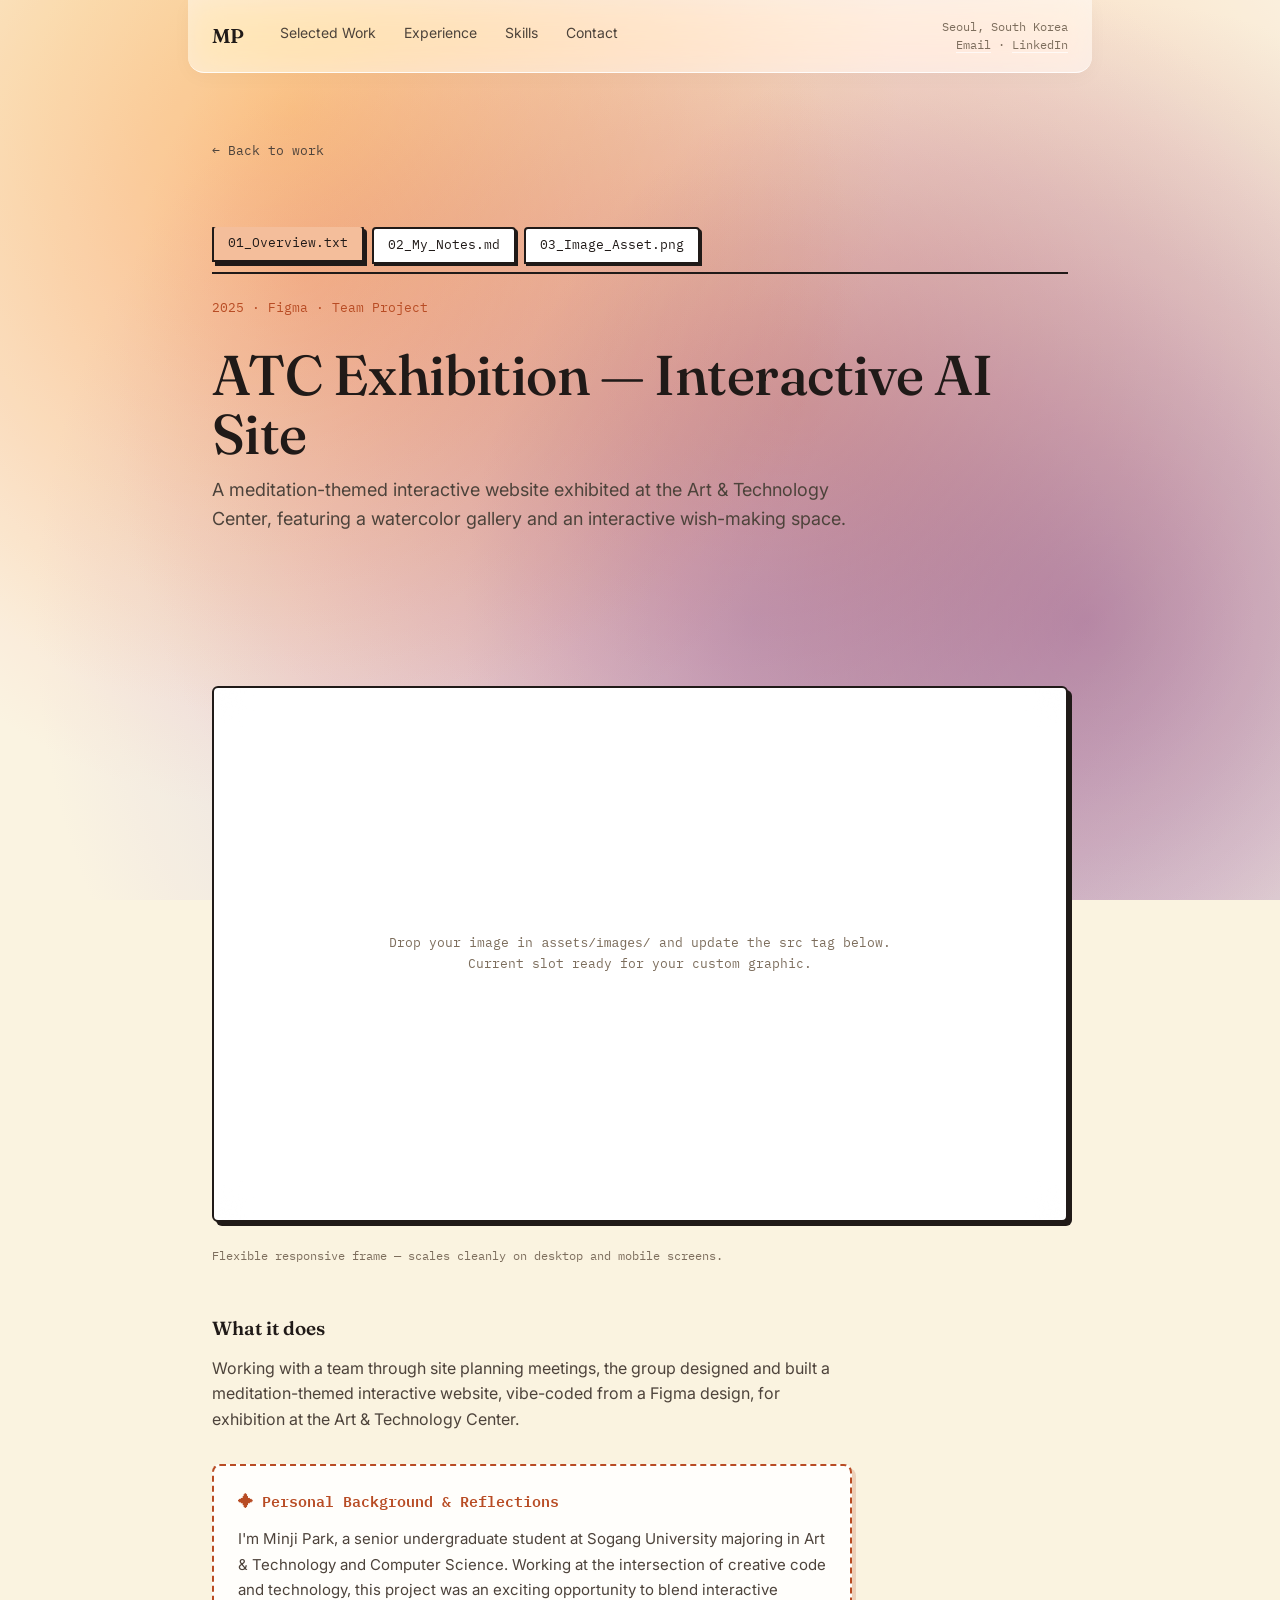
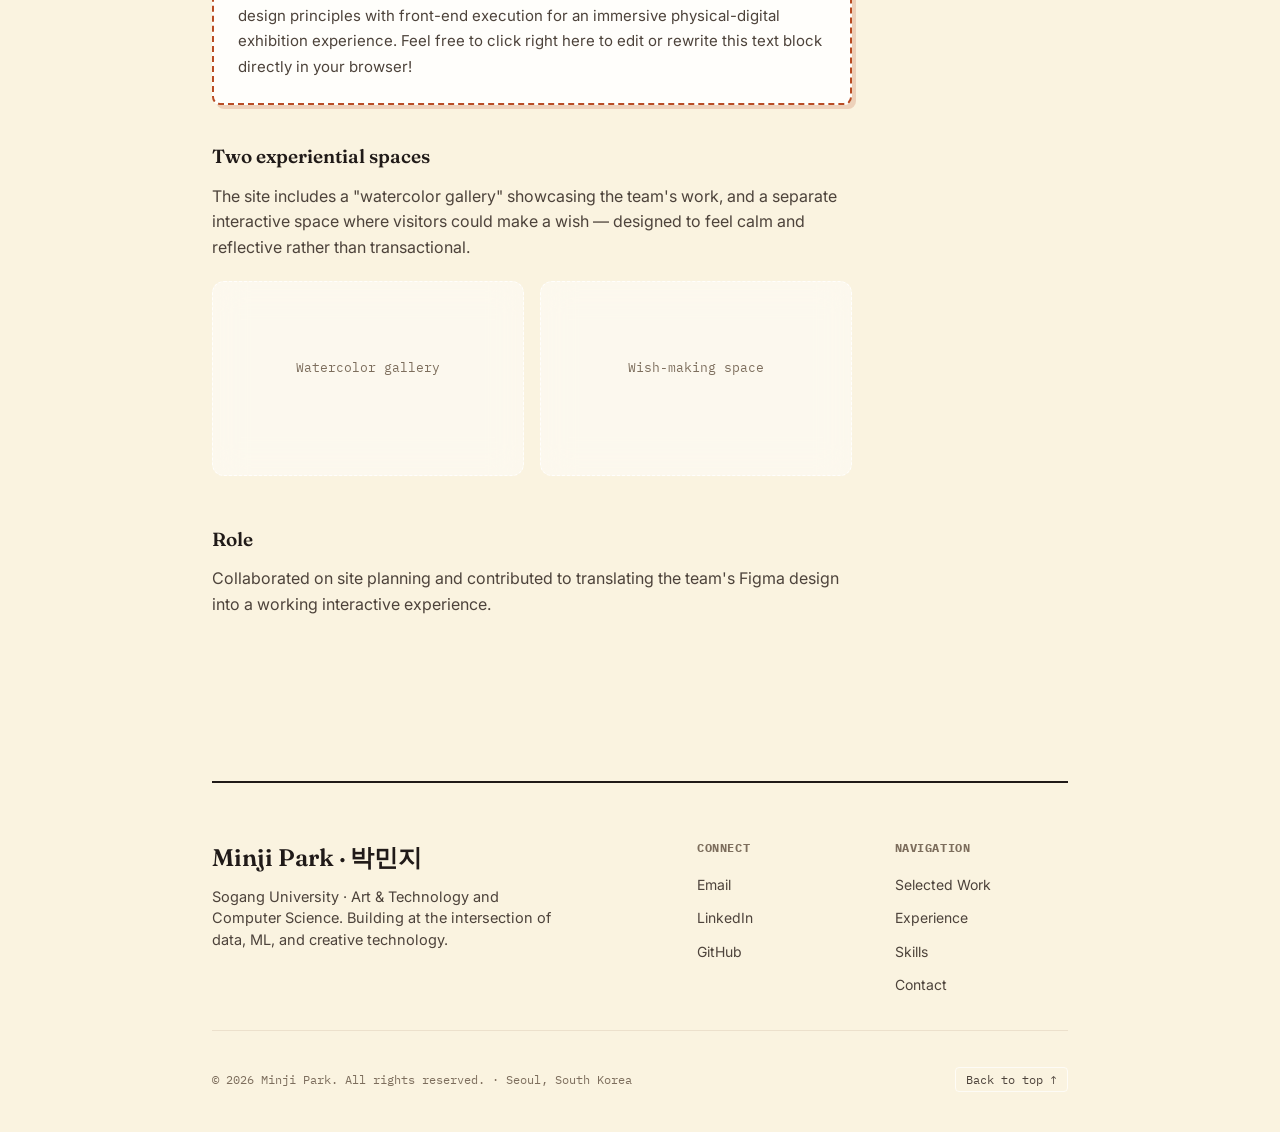
<file: projects/atc-exhibition.html>
<!DOCTYPE html>
<html lang="ko">

<head>
  <meta charset="UTF-8">
  <meta name="viewport" content="width=device-width, initial-scale=1.0">
  <title>ATC Exhibition — Minji Park</title>
  <link rel="preconnect" href="https://fonts.googleapis.com">
  <link
    href="https://fonts.googleapis.com/css2?family=Fraunces:ital,opsz,wght@0,9..144,400;0,9..144,500;0,9..144,600;1,9..144,400&family=Inter:wght@400;500;600&family=IBM+Plex+Mono:wght@400;500&display=swap"
    rel="stylesheet">
  <link rel="stylesheet" href="../styles.css?v=2">
  <style>
    /* --- Retro & Flexible Custom Additions --- */
    .retro-tab-bar {
      display: flex;
      gap: 8px;
      margin: 24px 0;
      border-bottom: 2px solid var(--ink);
      padding-bottom: 8px;
      overflow-x: auto;
    }

    .retro-tab {
      font-family: 'IBM Plex Mono', monospace;
      font-size: 13px;
      background: #fff;
      border: 2px solid var(--ink);
      padding: 6px 14px;
      border-radius: 4px 4px 0 0;
      cursor: pointer;
      text-decoration: none;
      color: var(--ink);
      box-shadow: 2px 2px 0px var(--ink);
      transition: all 0.1s ease;
      white-space: nowrap;
    }

    .retro-tab:hover,
    .retro-tab.active {
      background: var(--orange-soft);
      transform: translateY(-2px);
      box-shadow: 3px 4px 0px var(--ink);
    }

    .custom-writing-box {
      background: rgba(255, 255, 255, 0.85);
      border: 2px dashed var(--orange-deep);
      border-radius: 8px;
      padding: 24px;
      margin: 32px 0;
      box-shadow: 4px 4px 0px rgba(184, 76, 36, 0.2);
    }

    .custom-writing-box h3 {
      font-family: 'IBM Plex Mono', monospace;
      font-size: 15px;
      color: var(--orange-deep);
      margin-top: 0;
    }

    .custom-writing-content {
      font-family: 'Inter', sans-serif;
      font-size: 15px;
      line-height: 1.7;
      color: var(--ink-soft);
      outline: none;
    }

    .custom-writing-content[contenteditable="true"]:empty:before {
      content: attr(data-placeholder);
      color: var(--taupe);
      pointer-events: none;
      display: block;
    }

    .flexible-image-container {
      width: 100%;
      margin: 24px 0;
      border: 2px solid var(--ink);
      background: #fff;
      box-shadow: 4px 4px 0px var(--ink);
      border-radius: 6px;
      overflow: hidden;
    }

    .flexible-image-container img {
      width: 100%;
      height: auto;
      display: block;
    }

    /* Retro Footer Polish */
    .site-footer {
      border-top: 2px solid var(--ink);
      background: rgba(250, 243, 224, 0.95);
    }
  </style>
</head>

<body>
  <canvas id="gradient-mesh-canvas"></canvas>

  <div class="scroll-progress" id="scrollProgress"></div>

  <div class="wrap">
    <header class="rail">
      <div class="rail-left">
        <a class="mark" href="../index.html">MP</a>
        <nav>
          <a href="../index.html#work">Selected Work</a>
          <a href="../index.html#experience">Experience</a>
          <a href="../index.html#skills">Skills</a>
          <a href="../index.html#contact">Contact</a>
        </nav>
      </div>
      <div class="rail-foot">
        Seoul, South Korea<br>
        <a href="mailto:minjip0810@gmail.com">Email</a> · <a href="https://linkedin.com/in/minjipark-profile"
          target="_blank" rel="noopener">LinkedIn</a>
      </div>
    </header>

    <main>
      <a class="back-link" href="../index.html#work">&larr; Back to work</a>

      <!-- Retro Tab Bar on Top of Content -->
      <div class="retro-tab-bar">
        <a href="#overview" class="retro-tab active">01_Overview.txt</a>
        <a href="#my-notes" class="retro-tab">02_My_Notes.md</a>
        <a href="#media" class="retro-tab">03_Image_Asset.png</a>
      </div>

      <section class="detail-hero" id="overview">
        <p class="detail-meta">2025 · Figma · Team Project</p>
        <h1>ATC Exhibition — Interactive AI Site</h1>
        <p class="lede">A meditation-themed interactive website exhibited at the Art &amp; Technology Center, featuring
          a watercolor gallery and an interactive wish-making space.</p>
      </section>

      <!-- Flexible Image Space for Your Image -->
      <div id="media" class="flexible-image-container">
        <div class="image-slot" style="border:none; margin:0;">
          <p class="placeholder-text">Drop your image in <code>assets/images/</code> and update the src tag
            below.<br>Current slot ready for your custom graphic.</p>
        </div>
        <!-- Uncomment and update path when you add your image: -->
        <!-- <img src="../assets/images/your-custom-image.jpg" alt="Minji's Custom Exhibition View"> -->
      </div>
      <p class="image-caption">Flexible responsive frame — scales cleanly on desktop and mobile screens.</p>

      <div class="detail-body">
        <h3>What it does</h3>
        <p>Working with a team through site planning meetings, the group designed and built a meditation-themed
          interactive website, vibe-coded from a Figma design, for exhibition at the Art &amp; Technology Center.</p>

        <!-- Custom Background & Writing Space pre-filled with editable text -->
        <div class="custom-writing-box" id="my-notes">
          <h3>✦ Personal Background &amp; Reflections</h3>
          <div class="custom-writing-content" contenteditable="true" data-placeholder="Type your notes here...">I'm
            Minji Park, a senior undergraduate student at Sogang University majoring in Art &amp; Technology and
            Computer Science. Working at the intersection of creative code and technology, this project was an exciting
            opportunity to blend interactive design principles with front-end execution for an immersive
            physical-digital exhibition experience. Feel free to click right here to edit or rewrite this text block
            directly in your browser!</div>
        </div>

        <h3>Two experiential spaces</h3>
        <p>The site includes a "watercolor gallery" showcasing the team's work, and a separate interactive space where
          visitors could make a wish — designed to feel calm and reflective rather than transactional.</p>

        <div class="image-row">
          <div class="image-slot">
            <p class="placeholder-text">Watercolor gallery</p>
          </div>
          <div class="image-slot">
            <p class="placeholder-text">Wish-making space</p>
          </div>
        </div>

        <h3>Role</h3>
        <p>Collaborated on site planning and contributed to translating the team's Figma design into a working
          interactive experience.</p>
      </div>
    </main>

    <footer class="site-footer">
      <div class="footer-inner">
        <div class="footer-top">
          <div class="footer-brand">
            <a href="../index.html" class="footer-mark">Minji Park · 박민지</a>
            <p>Sogang University · Art &amp; Technology and Computer Science. Building at the intersection of data, ML,
              and creative technology.</p>
          </div>
          <div class="footer-links-grid">
            <div class="footer-col">
              <h4>Connect</h4>
              <ul>
                <li><a href="mailto:minjip0810@gmail.com">Email</a></li>
                <li><a href="https://linkedin.com/in/minjipark-profile" target="_blank" rel="noopener">LinkedIn</a></li>
                <li><a href="https://github.com/mjipark" target="_blank" rel="noopener">GitHub</a></li>
              </ul>
            </div>
            <div class="footer-col">
              <h4>Navigation</h4>
              <ul>
                <li><a href="../index.html#work">Selected Work</a></li>
                <li><a href="../index.html#experience">Experience</a></li>
                <li><a href="../index.html#skills">Skills</a></li>
                <li><a href="../index.html#contact">Contact</a></li>
              </ul>
            </div>
          </div>
        </div>
        <div class="footer-bottom">
          <div>© 2026 Minji Park. All rights reserved. · Seoul, South Korea</div>
          <button class="back-to-top" onclick="window.scrollTo({top: 0, behavior: 'smooth'})">Back to top ↑</button>
        </div>
      </div>
    </footer>
  </div>

  <script src="../script.js?v=2"></script>
  <script src="../gradient-mesh.js?v=2"></script>
</body>

</html>
</file>
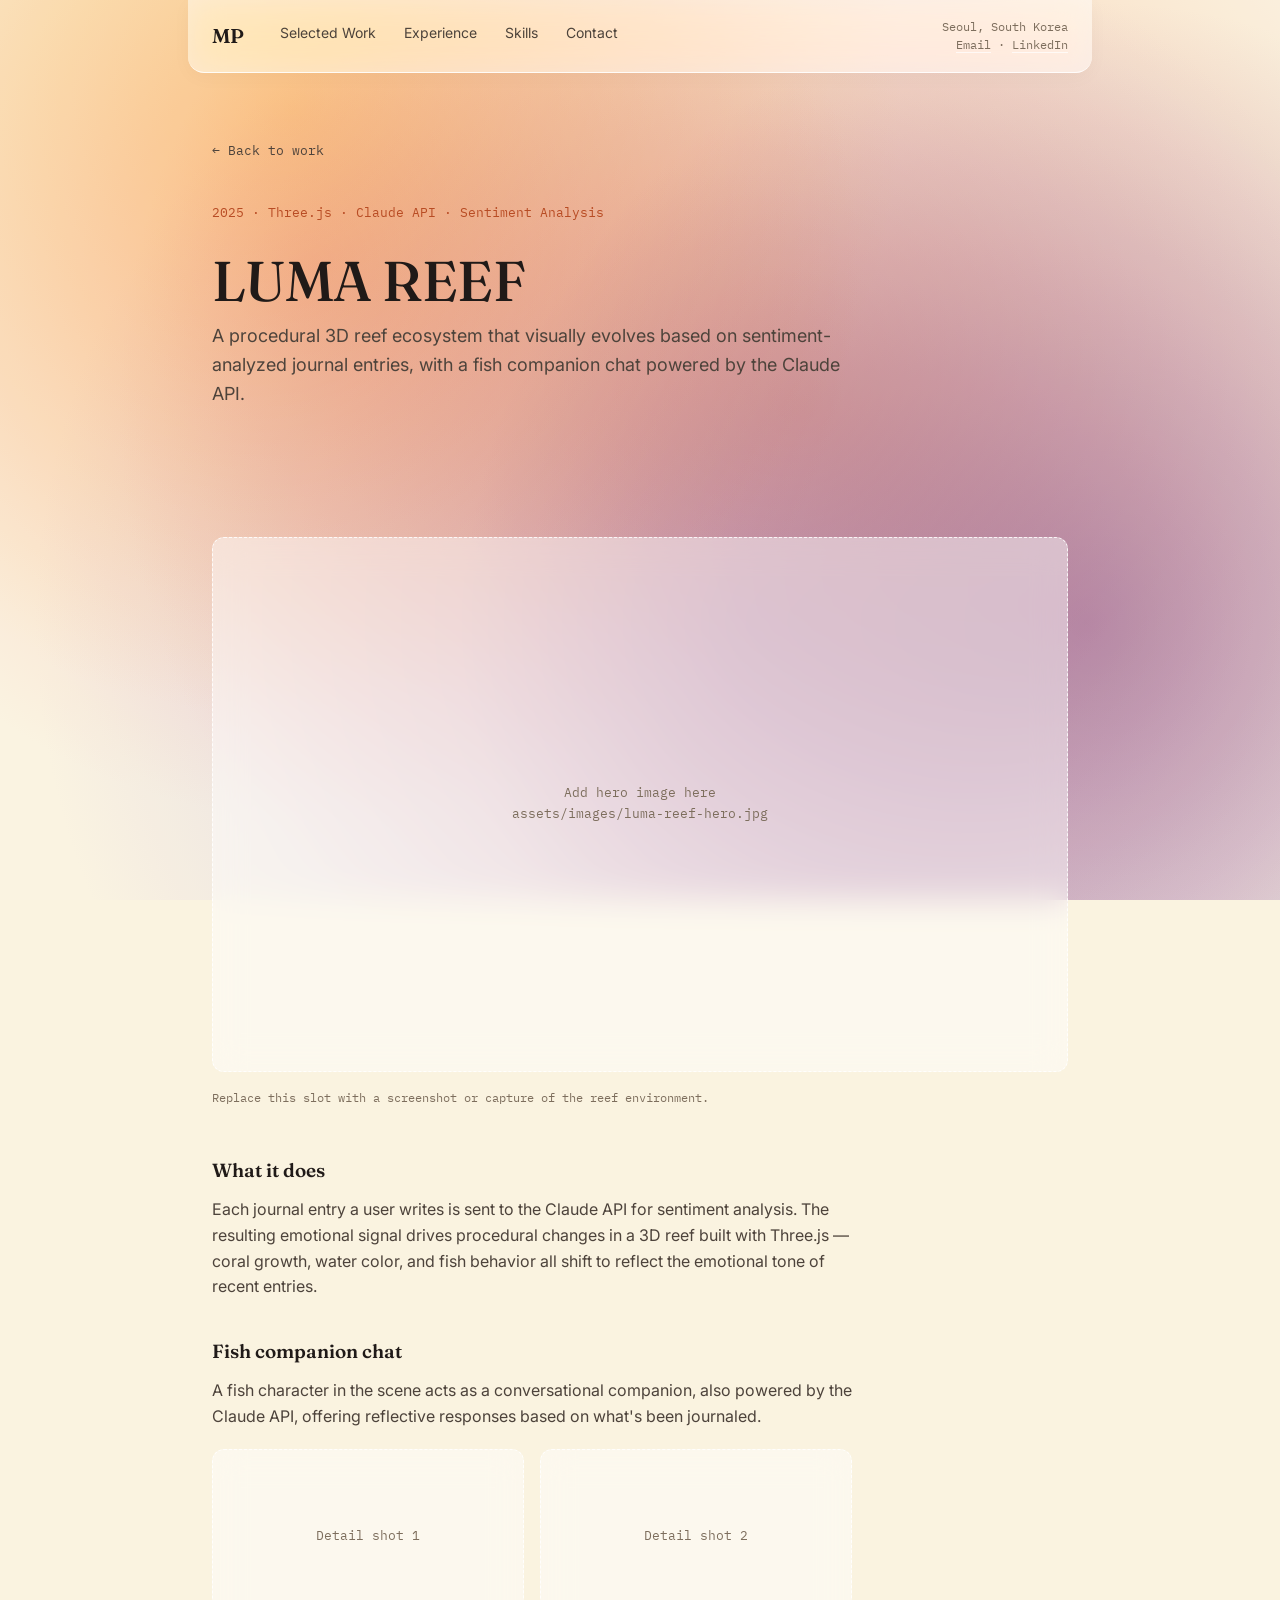
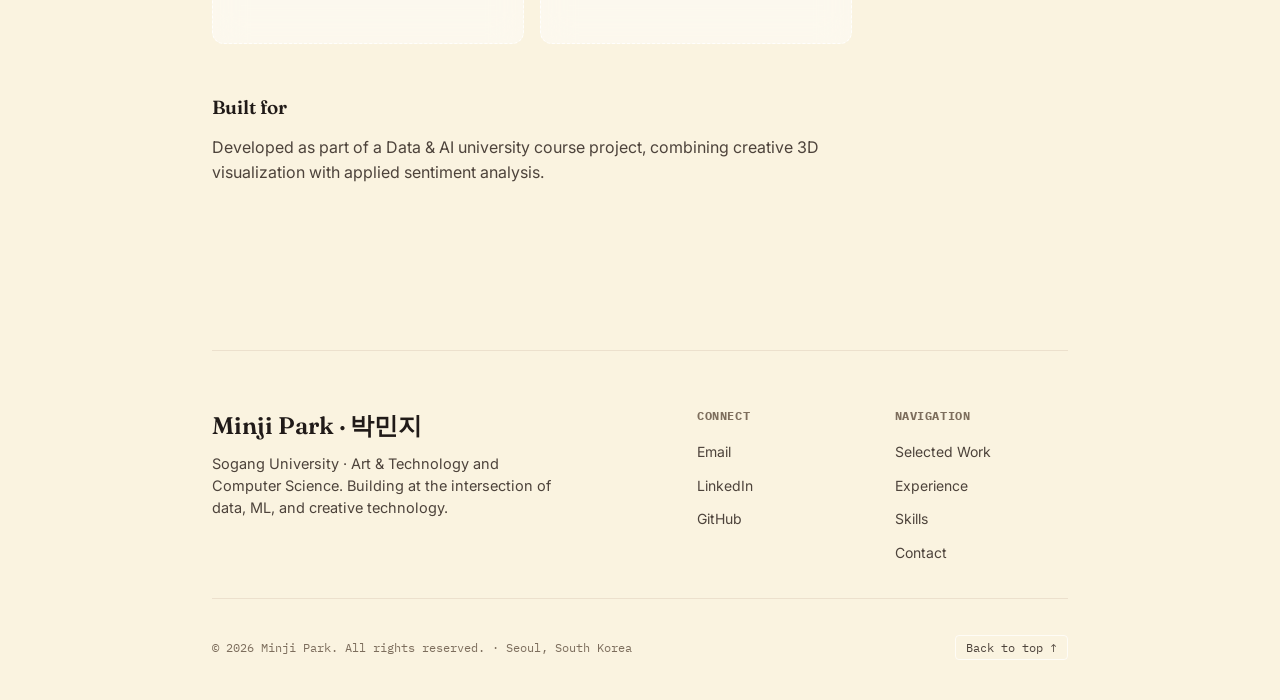
<file: projects/luma-reef.html>
<!DOCTYPE html>
<html lang="ko">
<head>
<meta charset="UTF-8">
<meta name="viewport" content="width=device-width, initial-scale=1.0">
<title>LUMA REEF — Minji Park</title>
<link rel="preconnect" href="https://fonts.googleapis.com">
<link href="https://fonts.googleapis.com/css2?family=Fraunces:ital,opsz,wght@0,9..144,400;0,9..144,500;0,9..144,600;1,9..144,400&family=Inter:wght@400;500;600&family=IBM+Plex+Mono:wght@400;500&display=swap" rel="stylesheet">
<link rel="stylesheet" href="../styles.css?v=2">
</head>
<body>
<canvas id="gradient-mesh-canvas"></canvas>

<div class="scroll-progress" id="scrollProgress"></div>

<div class="wrap">
  <header class="rail">
    <div class="rail-left">
      <a class="mark" href="../index.html">MP</a>
      <nav>
        <a href="../index.html#work">Selected Work</a>
        <a href="../index.html#experience">Experience</a>
        <a href="../index.html#skills">Skills</a>
        <a href="../index.html#contact">Contact</a>
      </nav>
    </div>
    <div class="rail-foot">
      Seoul, South Korea<br>
      <a href="mailto:minjip0810@gmail.com">Email</a> · <a href="https://linkedin.com/in/minjipark-profile" target="_blank" rel="noopener">LinkedIn</a>
    </div>
  </header>

  <main>
    <a class="back-link" href="../index.html#work">&larr; Back to work</a>

    <section class="detail-hero">
      <p class="detail-meta">2025 · Three.js · Claude API · Sentiment Analysis</p>
      <h1>LUMA REEF</h1>
      <p class="lede">A procedural 3D reef ecosystem that visually evolves based on sentiment-analyzed journal entries, with a fish companion chat powered by the Claude API.</p>
    </section>

    <!-- Main hero image: replace the placeholder div with <img src="../assets/images/luma-reef-hero.jpg" alt="LUMA REEF reef scene"> -->
    <div class="image-slot">
      <p class="placeholder-text">Add hero image here<br>assets/images/luma-reef-hero.jpg</p>
    </div>
    <p class="image-caption">Replace this slot with a screenshot or capture of the reef environment.</p>

    <div class="detail-body">
      <h3>What it does</h3>
      <p>Each journal entry a user writes is sent to the Claude API for sentiment analysis. The resulting emotional signal drives procedural changes in a 3D reef built with Three.js — coral growth, water color, and fish behavior all shift to reflect the emotional tone of recent entries.</p>

      <h3>Fish companion chat</h3>
      <p>A fish character in the scene acts as a conversational companion, also powered by the Claude API, offering reflective responses based on what's been journaled.</p>

      <!-- Optional: two smaller images side by side for detail shots -->
      <div class="image-row">
        <div class="image-slot"><p class="placeholder-text">Detail shot 1</p></div>
        <div class="image-slot"><p class="placeholder-text">Detail shot 2</p></div>
      </div>

      <h3>Built for</h3>
      <p>Developed as part of a Data &amp; AI university course project, combining creative 3D visualization with applied sentiment analysis.</p>
    </div>
  </main>

  <footer class="site-footer">
    <div class="footer-inner">
      <div class="footer-top">
        <div class="footer-brand">
          <a href="../index.html" class="footer-mark">Minji Park · 박민지</a>
          <p>Sogang University · Art &amp; Technology and Computer Science. Building at the intersection of data, ML, and creative technology.</p>
        </div>
        <div class="footer-links-grid">
          <div class="footer-col">
            <h4>Connect</h4>
            <ul>
              <li><a href="mailto:minjip0810@gmail.com">Email</a></li>
              <li><a href="https://linkedin.com/in/minjipark-profile" target="_blank" rel="noopener">LinkedIn</a></li>
              <li><a href="https://github.com/mjipark" target="_blank" rel="noopener">GitHub</a></li>
            </ul>
          </div>
          <div class="footer-col">
            <h4>Navigation</h4>
            <ul>
              <li><a href="../index.html#work">Selected Work</a></li>
              <li><a href="../index.html#experience">Experience</a></li>
              <li><a href="../index.html#skills">Skills</a></li>
              <li><a href="../index.html#contact">Contact</a></li>
            </ul>
          </div>
        </div>
      </div>
      <div class="footer-bottom">
        <div>© 2026 Minji Park. All rights reserved. · Seoul, South Korea</div>
        <button class="back-to-top" onclick="window.scrollTo({top: 0, behavior: 'smooth'})">Back to top ↑</button>
      </div>
    </div>
  </footer>
</div>

<script src="../script.js?v=2"></script>
<script src="../gradient-mesh.js?v=2"></script>
</body>
</html>
</file>
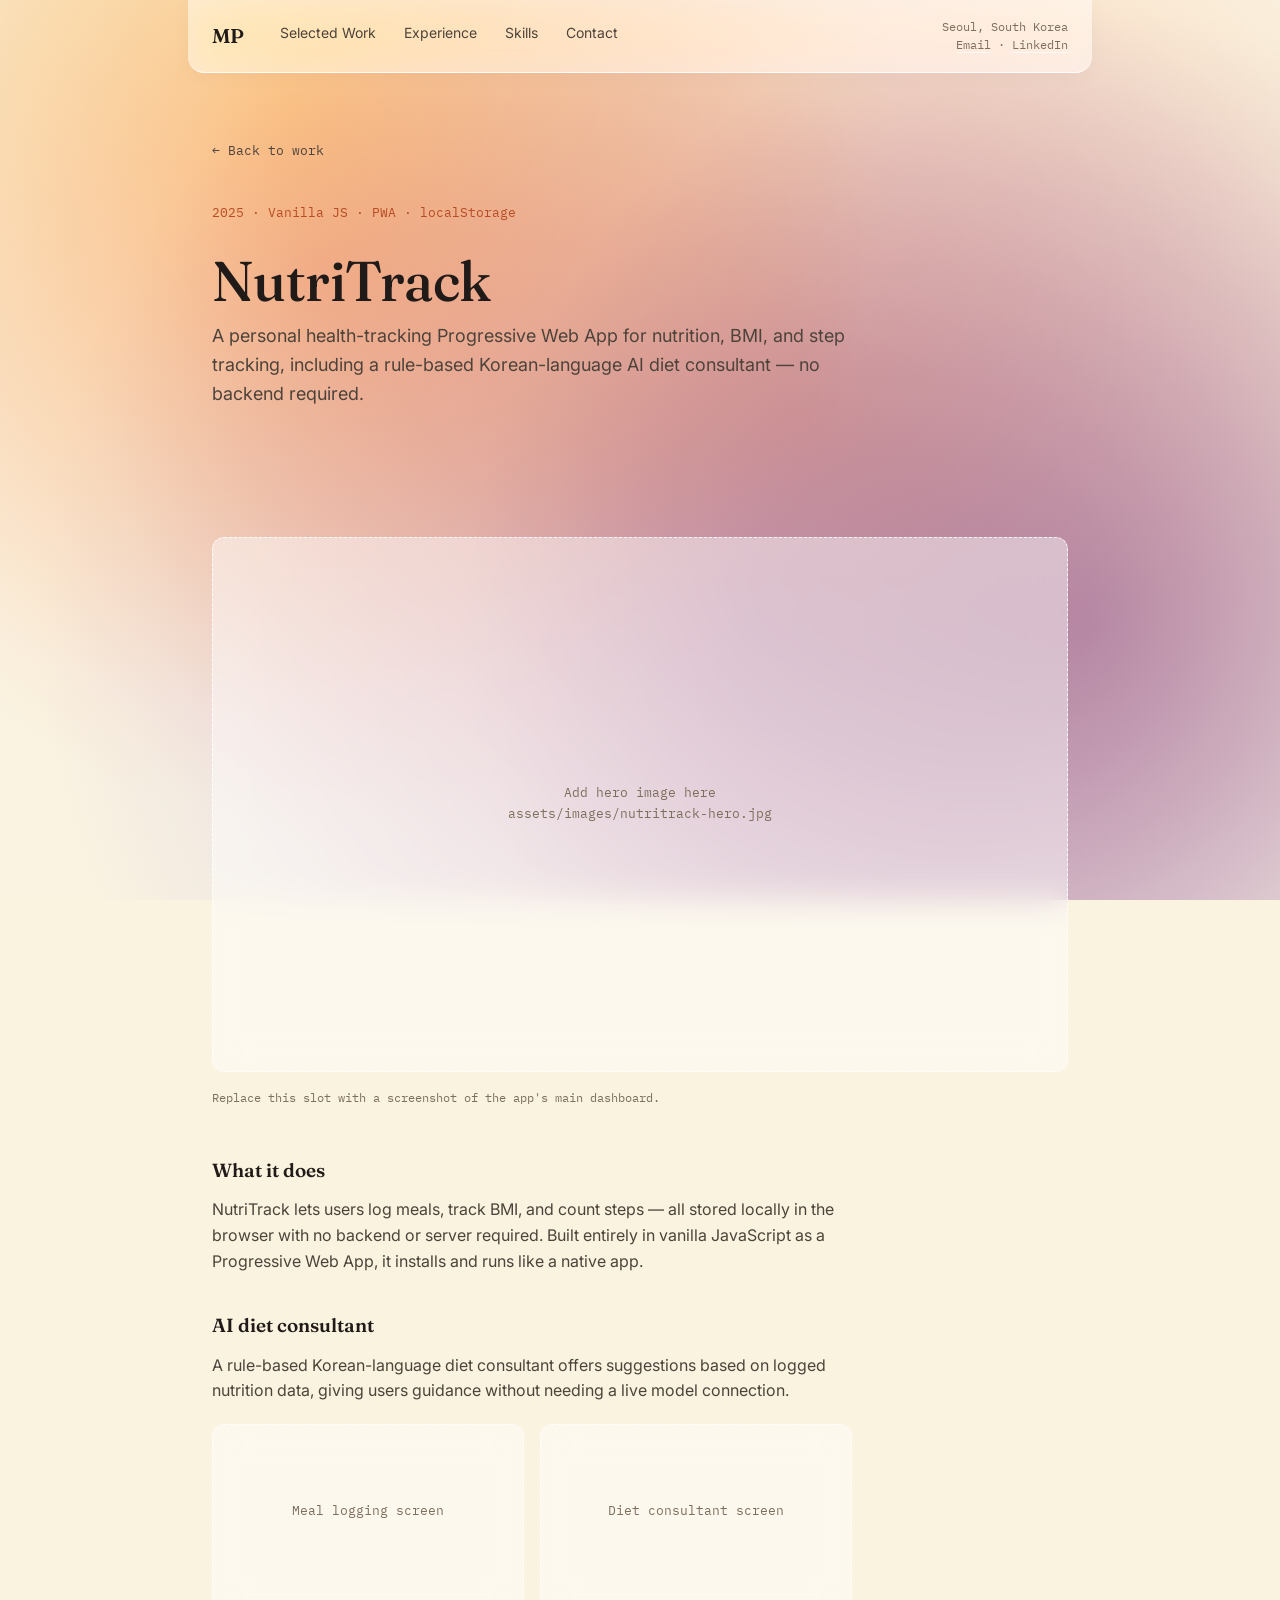
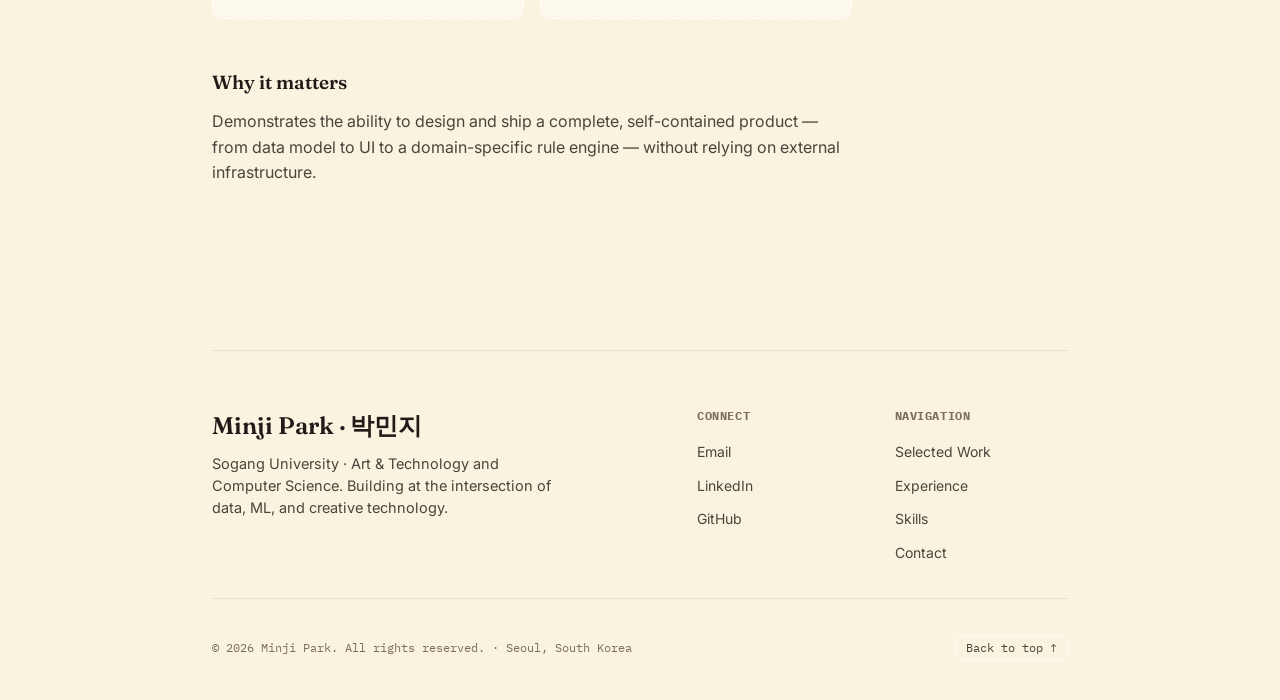
<file: projects/nutritrack.html>
<!DOCTYPE html>
<html lang="ko">
<head>
<meta charset="UTF-8">
<meta name="viewport" content="width=device-width, initial-scale=1.0">
<title>NutriTrack — Minji Park</title>
<link rel="preconnect" href="https://fonts.googleapis.com">
<link href="https://fonts.googleapis.com/css2?family=Fraunces:ital,opsz,wght@0,9..144,400;0,9..144,500;0,9..144,600;1,9..144,400&family=Inter:wght@400;500;600&family=IBM+Plex+Mono:wght@400;500&display=swap" rel="stylesheet">
<link rel="stylesheet" href="../styles.css">
</head>
<body>
<canvas id="gradient-mesh-canvas"></canvas>

<div class="scroll-progress" id="scrollProgress"></div>

<div class="wrap">
  <header class="rail">
    <div class="rail-left">
      <a class="mark" href="../index.html">MP</a>
      <nav>
        <a href="../index.html#work">Selected Work</a>
        <a href="../index.html#experience">Experience</a>
        <a href="../index.html#skills">Skills</a>
        <a href="../index.html#contact">Contact</a>
      </nav>
    </div>
    <div class="rail-foot">
      Seoul, South Korea<br>
      <a href="mailto:minjip0810@gmail.com">Email</a> · <a href="https://linkedin.com/in/minjipark-profile" target="_blank" rel="noopener">LinkedIn</a>
    </div>
  </header>

  <main>
    <a class="back-link" href="../index.html#work">&larr; Back to work</a>

    <section class="detail-hero">
      <p class="detail-meta">2025 · Vanilla JS · PWA · localStorage</p>
      <h1>NutriTrack</h1>
      <p class="lede">A personal health-tracking Progressive Web App for nutrition, BMI, and step tracking, including a rule-based Korean-language AI diet consultant — no backend required.</p>
    </section>

    <div class="image-slot">
      <p class="placeholder-text">Add hero image here<br>assets/images/nutritrack-hero.jpg</p>
    </div>
    <p class="image-caption">Replace this slot with a screenshot of the app's main dashboard.</p>

    <div class="detail-body">
      <h3>What it does</h3>
      <p>NutriTrack lets users log meals, track BMI, and count steps — all stored locally in the browser with no backend or server required. Built entirely in vanilla JavaScript as a Progressive Web App, it installs and runs like a native app.</p>

      <h3>AI diet consultant</h3>
      <p>A rule-based Korean-language diet consultant offers suggestions based on logged nutrition data, giving users guidance without needing a live model connection.</p>

      <div class="image-row">
        <div class="image-slot"><p class="placeholder-text">Meal logging screen</p></div>
        <div class="image-slot"><p class="placeholder-text">Diet consultant screen</p></div>
      </div>

      <h3>Why it matters</h3>
      <p>Demonstrates the ability to design and ship a complete, self-contained product — from data model to UI to a domain-specific rule engine — without relying on external infrastructure.</p>
    </div>
  </main>

  <footer class="site-footer">
    <div class="footer-inner">
      <div class="footer-top">
        <div class="footer-brand">
          <a href="../index.html" class="footer-mark">Minji Park · 박민지</a>
          <p>Sogang University · Art &amp; Technology and Computer Science. Building at the intersection of data, ML, and creative technology.</p>
        </div>
        <div class="footer-links-grid">
          <div class="footer-col">
            <h4>Connect</h4>
            <ul>
              <li><a href="mailto:minjip0810@gmail.com">Email</a></li>
              <li><a href="https://linkedin.com/in/minjipark-profile" target="_blank" rel="noopener">LinkedIn</a></li>
              <li><a href="https://github.com/mjipark" target="_blank" rel="noopener">GitHub</a></li>
            </ul>
          </div>
          <div class="footer-col">
            <h4>Navigation</h4>
            <ul>
              <li><a href="../index.html#work">Selected Work</a></li>
              <li><a href="../index.html#experience">Experience</a></li>
              <li><a href="../index.html#skills">Skills</a></li>
              <li><a href="../index.html#contact">Contact</a></li>
            </ul>
          </div>
        </div>
      </div>
      <div class="footer-bottom">
        <div>© 2026 Minji Park. All rights reserved. · Seoul, South Korea</div>
        <button class="back-to-top" onclick="window.scrollTo({top: 0, behavior: 'smooth'})">Back to top ↑</button>
      </div>
    </div>
  </footer>
</div>

<script src="../script.js"></script>
<script src="../gradient-mesh.js"></script>
</body>
</html>
</file>
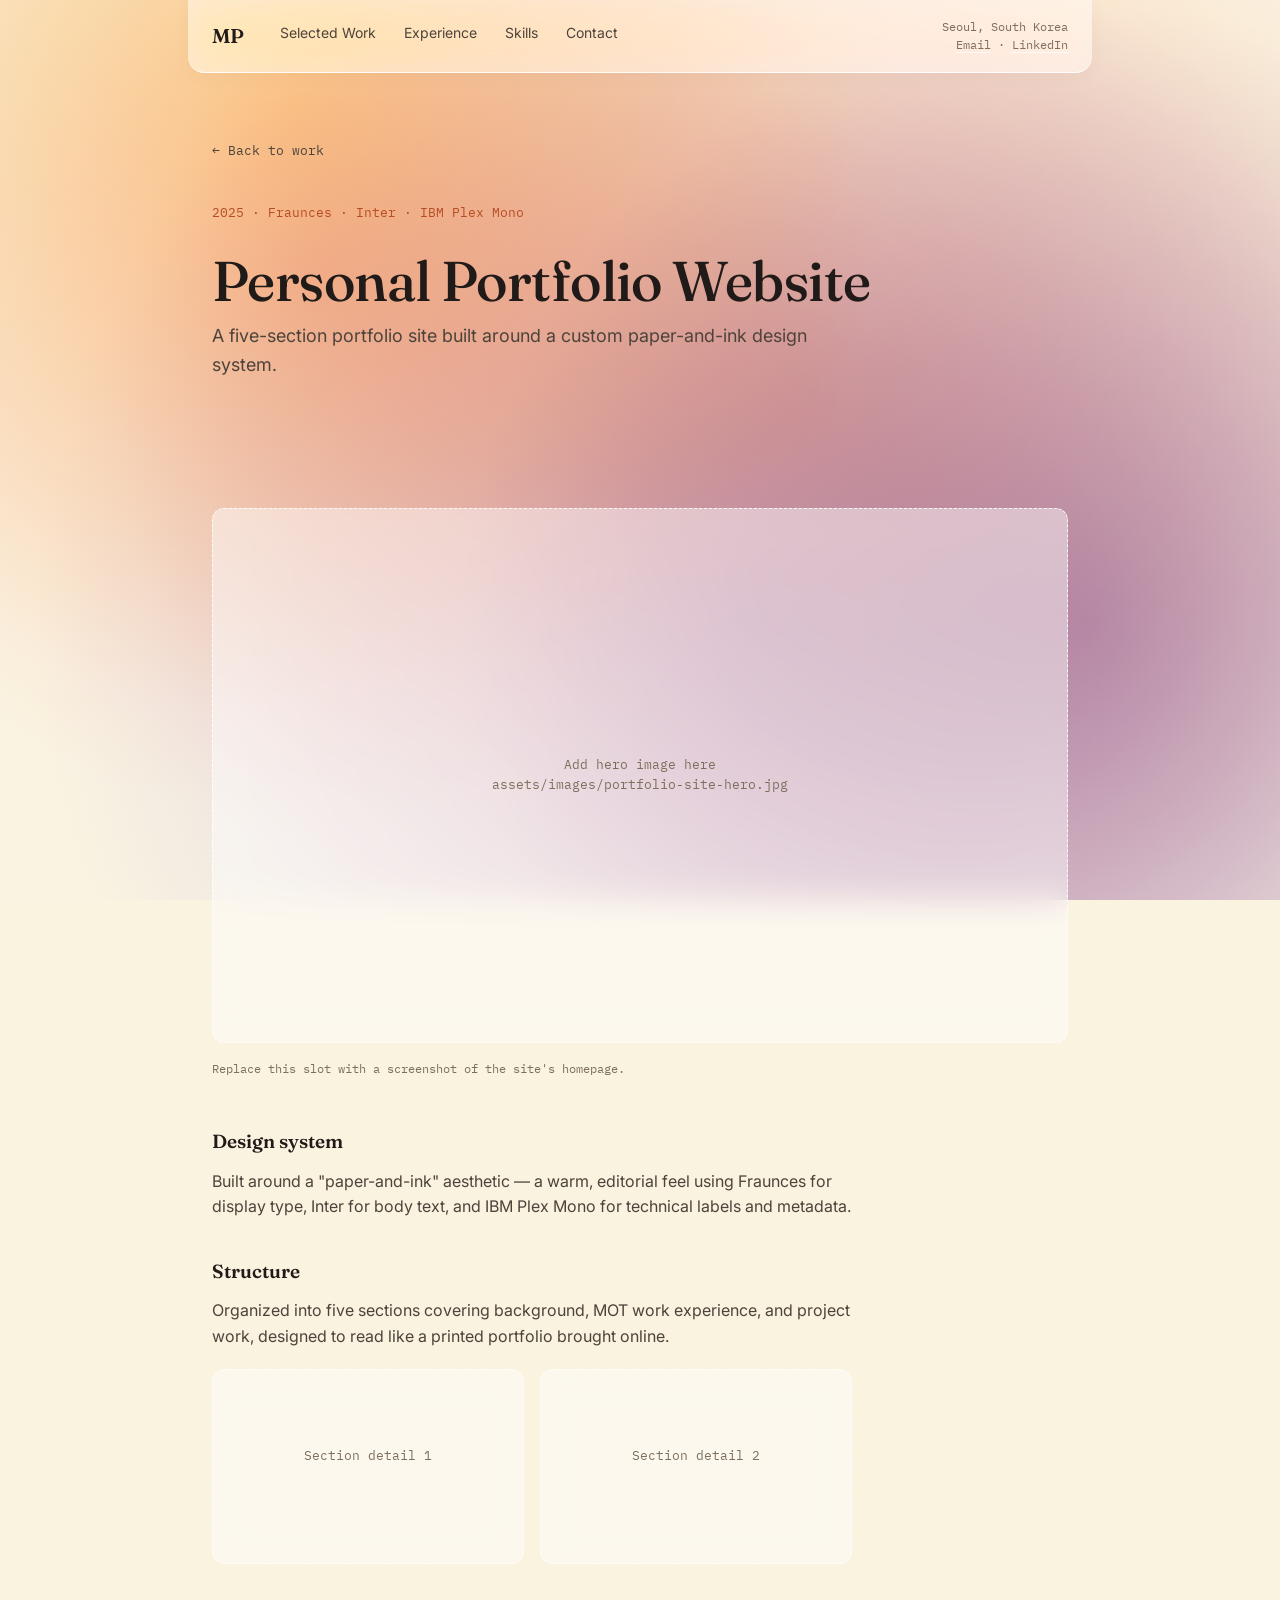
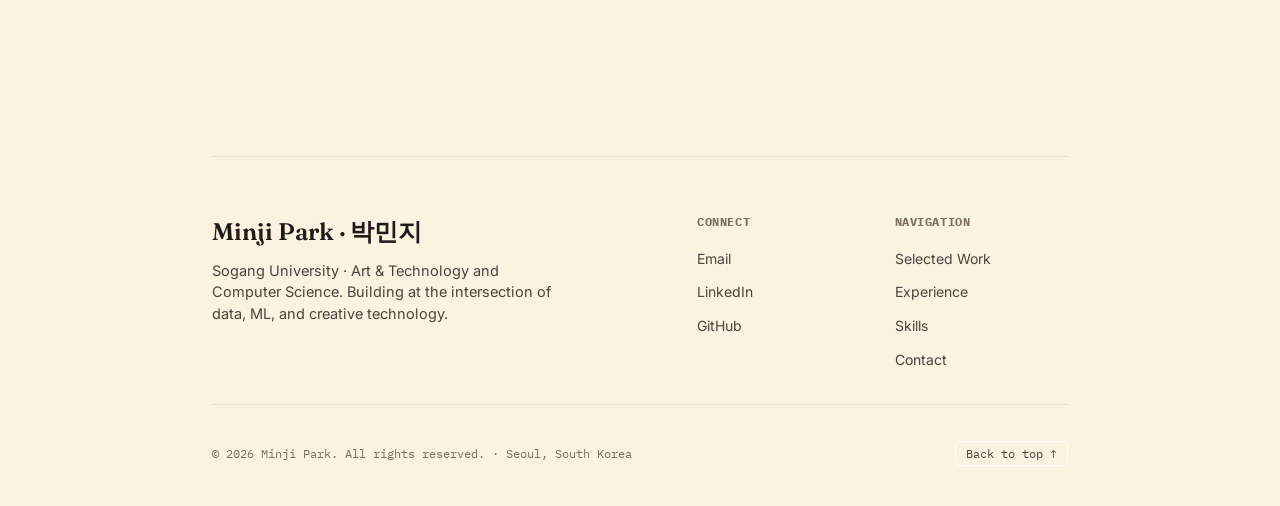
<file: projects/portfolio-site.html>
<!DOCTYPE html>
<html lang="ko">
<head>
<meta charset="UTF-8">
<meta name="viewport" content="width=device-width, initial-scale=1.0">
<title>Personal Portfolio Website — Minji Park</title>
<link rel="preconnect" href="https://fonts.googleapis.com">
<link href="https://fonts.googleapis.com/css2?family=Fraunces:ital,opsz,wght@0,9..144,400;0,9..144,500;0,9..144,600;1,9..144,400&family=Inter:wght@400;500;600&family=IBM+Plex+Mono:wght@400;500&display=swap" rel="stylesheet">
<link rel="stylesheet" href="../styles.css">
</head>
<body>
<canvas id="gradient-mesh-canvas"></canvas>

<div class="scroll-progress" id="scrollProgress"></div>

<div class="wrap">
  <header class="rail">
    <div class="rail-left">
      <a class="mark" href="../index.html">MP</a>
      <nav>
        <a href="../index.html#work">Selected Work</a>
        <a href="../index.html#experience">Experience</a>
        <a href="../index.html#skills">Skills</a>
        <a href="../index.html#contact">Contact</a>
      </nav>
    </div>
    <div class="rail-foot">
      Seoul, South Korea<br>
      <a href="mailto:minjip0810@gmail.com">Email</a> · <a href="https://linkedin.com/in/minjipark-profile" target="_blank" rel="noopener">LinkedIn</a>
    </div>
  </header>

  <main>
    <a class="back-link" href="../index.html#work">&larr; Back to work</a>

    <section class="detail-hero">
      <p class="detail-meta">2025 · Fraunces · Inter · IBM Plex Mono</p>
      <h1>Personal Portfolio Website</h1>
      <p class="lede">A five-section portfolio site built around a custom paper-and-ink design system.</p>
    </section>

    <div class="image-slot">
      <p class="placeholder-text">Add hero image here<br>assets/images/portfolio-site-hero.jpg</p>
    </div>
    <p class="image-caption">Replace this slot with a screenshot of the site's homepage.</p>

    <div class="detail-body">
      <h3>Design system</h3>
      <p>Built around a "paper-and-ink" aesthetic — a warm, editorial feel using Fraunces for display type, Inter for body text, and IBM Plex Mono for technical labels and metadata.</p>

      <h3>Structure</h3>
      <p>Organized into five sections covering background, MOT work experience, and project work, designed to read like a printed portfolio brought online.</p>

      <div class="image-row">
        <div class="image-slot"><p class="placeholder-text">Section detail 1</p></div>
        <div class="image-slot"><p class="placeholder-text">Section detail 2</p></div>
      </div>
    </div>
  </main>

  <footer class="site-footer">
    <div class="footer-inner">
      <div class="footer-top">
        <div class="footer-brand">
          <a href="../index.html" class="footer-mark">Minji Park · 박민지</a>
          <p>Sogang University · Art &amp; Technology and Computer Science. Building at the intersection of data, ML, and creative technology.</p>
        </div>
        <div class="footer-links-grid">
          <div class="footer-col">
            <h4>Connect</h4>
            <ul>
              <li><a href="mailto:minjip0810@gmail.com">Email</a></li>
              <li><a href="https://linkedin.com/in/minjipark-profile" target="_blank" rel="noopener">LinkedIn</a></li>
              <li><a href="https://github.com/mjipark" target="_blank" rel="noopener">GitHub</a></li>
            </ul>
          </div>
          <div class="footer-col">
            <h4>Navigation</h4>
            <ul>
              <li><a href="../index.html#work">Selected Work</a></li>
              <li><a href="../index.html#experience">Experience</a></li>
              <li><a href="../index.html#skills">Skills</a></li>
              <li><a href="../index.html#contact">Contact</a></li>
            </ul>
          </div>
        </div>
      </div>
      <div class="footer-bottom">
        <div>© 2026 Minji Park. All rights reserved. · Seoul, South Korea</div>
        <button class="back-to-top" onclick="window.scrollTo({top: 0, behavior: 'smooth'})">Back to top ↑</button>
      </div>
    </div>
  </footer>
</div>

<script src="../script.js"></script>
<script src="../gradient-mesh.js"></script>
</body>
</html>
</file>
<file: styles.css>
:root {
  --cream: #faf3e0;
  --panel: rgba(255, 255, 255, 0.45);
  --panel-line: rgba(255, 255, 255, 0.7);
  --glass-bg: rgba(255, 255, 255, 0.60);
  --glass-border: rgba(255, 255, 255, 0.85);
  --glass-shadow: 0 8px 32px 0 rgba(42, 36, 32, 0.08);
  --ink: #201a18;
  --ink-soft: #4d433b;
  --taupe: #7d6e5d;
  --orange: #e07248;
  --orange-deep: #b84c24;
  --orange-soft: #f4be9b;
  --line: rgba(210, 190, 170, 0.35);
}

* {
  box-sizing: border-box;
}

html {
  scroll-behavior: smooth;
}

body {
  margin: 0;
  background: var(--cream);
  color: var(--ink);
  font-family: 'Inter', -apple-system, sans-serif;
  font-size: 16px;
  line-height: 1.6;
  -webkit-font-smoothing: antialiased;
}

a {
  color: inherit;
}

img {
  max-width: 100%;
  display: block;
}

::selection {
  background: var(--orange-soft);
  color: var(--ink);
}

/* ---- Gradient Mesh Canvas Fix ---- */
#gradient-mesh-canvas {
  position: fixed;
  top: 0;
  left: 0;
  width: 100vw;
  height: 100vh;
  z-index: -1;
  pointer-events: none;
  display: block;
}

/* Ensure body background handles fallback smoothly */
body {
  margin: 0;
  background-color: var(--cream);
  color: var(--ink);
  font-family: 'Inter', -apple-system, sans-serif;
  font-size: 16px;
  line-height: 1.6;
  -webkit-font-smoothing: antialiased;
}

/* ---- Text Animation / Reveal Utility Classes ---- */
.fade-section {
  opacity: 0;
  transform: translateY(18px);
  transition: opacity 0.7s ease, transform 0.7s ease;
}

.fade-section.in-view {
  opacity: 1;
  transform: translateY(0);
}

@media (prefers-reduced-motion: reduce) {
  .fade-section {
    opacity: 1;
    transform: none;
    transition: none;
  }
}

.wrap {
  max-width: 920px;
  margin: 0 auto;
  padding: 0 32px;
}

/* ---- scroll progress bar ---- */
.scroll-progress {
  position: fixed;
  top: 0;
  left: 0;
  height: 3px;
  background: linear-gradient(90deg, #c8b4e2, var(--orange-soft), var(--orange-deep));
  z-index: 100;
  width: 0%;
  transition: width 0.1s linear;
}

/* ---- top rail ---- */
.rail {
  position: sticky;
  top: 0;
  z-index: 10;
  background: rgba(255, 255, 255, 0.55);
  backdrop-filter: blur(16px) saturate(180%);
  -webkit-backdrop-filter: blur(16px) saturate(180%);
  display: flex;
  align-items: center;
  justify-content: space-between;
  padding: 18px 24px;
  margin-left: -24px;
  margin-right: -24px;
  border-bottom: 1px solid var(--glass-border);
  box-shadow: 0 4px 20px rgba(0, 0, 0, 0.03);
  border-radius: 0 0 16px 16px;
  transition: transform 0.3s ease, opacity 0.3s ease;
}


.rail.hidden {
  transform: translateY(-120%);
  opacity: 0;
  pointer-events: none;
}

.rail-left {
  display: flex;
  align-items: center;
  gap: 36px;
}

.mark {
  font-family: 'Fraunces', serif;
  font-weight: 600;
  font-size: 20px;
  letter-spacing: -0.01em;
  text-decoration: none;
  color: var(--ink);
  transition: color 0.15s ease;
}

.mark:hover {
  color: var(--orange-deep);
}

.rail nav {
  display: flex;
  flex-direction: row;
  gap: 28px;
}

.rail nav a {
  text-decoration: none;
  color: var(--ink-soft);
  font-size: 14px;
  padding-bottom: 3px;
  border-bottom: 2px solid transparent;
  transition: color .15s ease, border-color .15s ease;
}

.rail nav a:hover,
.rail nav a.active {
  color: var(--orange-deep);
  border-color: var(--orange);
}

.rail-foot {
  font-family: 'IBM Plex Mono', monospace;
  font-size: 12px;
  color: var(--taupe);
  text-align: right;
  line-height: 1.5;
}

.rail-foot a {
  text-decoration: none;
  border-bottom: 1px solid var(--panel-line);
  transition: border-color 0.15s ease;
}

.rail-foot a:hover {
  border-color: var(--orange);
}

/* ---- main ---- */
main {
  padding: 64px 0 96px;
  min-width: 0;
}

section {
  padding: 88px 0;
  border-top: 1px solid var(--line);
}

section:first-of-type {
  border-top: none;
  padding-top: 0;
}

.fade-section {
  opacity: 0;
  transform: translateY(18px);
  transition: opacity .7s ease, transform .7s ease;
}

.fade-section.in-view {
  opacity: 1;
  transform: translateY(0);
}

@media (prefers-reduced-motion: reduce) {
  .fade-section {
    opacity: 1;
    transform: none;
    transition: none;
  }

  .reveal-line,
  .reveal-fade {
    opacity: 1 !important;
    transform: none !important;
    transition: none !important;
  }
}

/* ============================================================
   Hero — Editorial Split Layout
   ============================================================ */
.hero {
  min-height: calc(100vh - 100px);
  display: grid;
  grid-template-columns: 1fr 1fr;
  gap: 48px;
  align-items: center;
  padding-top: 40px;
  padding-bottom: 40px;
}

.hero-left {
  display: flex;
  flex-direction: column;
  gap: 28px;
}

/* --- Line-mask reveal system --- */
.line-mask {
  display: block;
  overflow: hidden;
  line-height: 1;
}

.reveal-line {
  display: block;
  will-change: transform, opacity;
}

/* --- Status badge --- */
.status-badge {
  display: inline-flex;
  align-items: center;
  gap: 8px;
  font-family: 'IBM Plex Mono', monospace;
  font-size: 12px;
  color: var(--ink-soft);
  background: rgba(255, 255, 255, 0.55);
  backdrop-filter: blur(12px) saturate(180%);
  -webkit-backdrop-filter: blur(12px) saturate(180%);
  border: 1px solid var(--glass-border);
  padding: 6px 14px;
  border-radius: 20px;
  width: fit-content;
  box-shadow: 0 4px 12px rgba(42, 36, 32, 0.04);
}

.status-dot {
  width: 8px;
  height: 8px;
  border-radius: 50%;
  background: #34d399;
  box-shadow: 0 0 0 0 rgba(52, 211, 153, 0.4);
  animation: pulseDot 2s infinite;
}

@keyframes pulseDot {
  0% {
    box-shadow: 0 0 0 0 rgba(52, 211, 153, 0.7);
  }

  70% {
    box-shadow: 0 0 0 8px rgba(52, 211, 153, 0);
  }

  100% {
    box-shadow: 0 0 0 0 rgba(52, 211, 153, 0);
  }
}

/* --- Hero name block --- */
.hero-name-block {
  margin: 0;
}

.hero-h1 {
  font-family: 'Fraunces', serif;
  font-weight: 300;
  font-size: clamp(72px, 10vw, 128px);
  line-height: 0.95;
  margin: 0 0 14px;
  letter-spacing: -0.025em;
  color: var(--ink);
}

.hero .kr {
  font-family: 'Fraunces', serif;
  font-style: italic;
  font-weight: 300;
  font-size: clamp(22px, 3vw, 30px);
  color: var(--orange-deep);
  margin: 0;
}

.hero p.lede {
  font-size: 16px;
  color: var(--ink-soft);
  line-height: 1.75;
  margin: 0;
  max-width: 48ch;
}

.hero p.lede .line-mask {
  line-height: 1.75;
}

/* --- Tags --- */
.tags {
  display: flex;
  flex-wrap: wrap;
  gap: 8px;
}

.tag {
  font-family: 'IBM Plex Mono', monospace;
  font-size: 11.5px;
  color: var(--ink-soft);
  background: rgba(255, 255, 255, 0.45);
  backdrop-filter: blur(10px);
  -webkit-backdrop-filter: blur(10px);
  border: 1px solid var(--glass-border);
  padding: 5px 11px;
  border-radius: 6px;
  transition: transform 0.2s ease, border-color 0.2s ease, color 0.2s ease, background 0.2s ease;
  cursor: default;
}

.tag:hover {
  transform: translateY(-2px);
  background: rgba(255, 255, 255, 0.8);
  border-color: var(--orange);
  color: var(--orange-deep);
}

/* --- 3D Right Column --- */
.hero-right {
  display: flex;
  flex-direction: column;
  align-items: center;
  justify-content: center;
  gap: 24px;
  position: relative;
}

#hero-3d-canvas {
  display: block;
  width: 100%;
  max-width: 440px;
  border-radius: 24px;
  /* No background — transparent WebGL */
}

.hero-3d-label {
  display: flex;
  flex-direction: column;
  align-items: flex-end;
  gap: 2px;
  align-self: flex-end;
  padding-right: 8px;
}

.label-line {
  font-family: 'IBM Plex Mono', monospace;
  font-size: 11px;
  letter-spacing: 0.16em;
  text-transform: uppercase;
  color: var(--taupe);
}

.label-line.accent {
  font-family: 'Fraunces', serif;
  font-style: italic;
  font-size: 15px;
  letter-spacing: 0.02em;
  text-transform: none;
  color: var(--orange-deep);
}

/* ---- Section headings ---- */
h2.h-label {
  font-family: 'Fraunces', serif;
  font-weight: 500;
  font-size: 28px;
  margin: 0 0 32px;
  letter-spacing: -0.005em;
}

/* ---- filter bar ---- */
.filter-bar {
  display: flex;
  gap: 10px;
  margin-bottom: 32px;
  flex-wrap: wrap;
}

.filter-btn {
  font-family: 'IBM Plex Mono', monospace;
  font-size: 12.5px;
  background: rgba(255, 255, 255, 0.45);
  backdrop-filter: blur(10px);
  -webkit-backdrop-filter: blur(10px);
  color: var(--ink-soft);
  border: 1px solid var(--glass-border);
  padding: 6px 14px;
  border-radius: 6px;
  cursor: pointer;
  transition: all 0.2s ease;
}

.filter-btn:hover,
.filter-btn.active {
  background: rgba(255, 255, 255, 0.85);
  color: var(--orange-deep);
  border-color: var(--orange);
  box-shadow: 0 4px 12px rgba(184, 76, 36, 0.1);
}

/* project list (home page) */
.project {
  display: grid;
  grid-template-columns: 120px 1fr auto;
  gap: 28px;
  padding: 32px 24px;
  margin: 12px -24px 20px;
  background: rgba(255, 255, 255, 0.40);
  backdrop-filter: blur(16px) saturate(180%);
  -webkit-backdrop-filter: blur(16px) saturate(180%);
  border: 1px solid var(--glass-border);
  border-radius: 16px;
  box-shadow: var(--glass-shadow);
  text-decoration: none;
  color: inherit;
  transition: background 0.25s ease, transform 0.25s cubic-bezier(0.16, 1, 0.3, 1), box-shadow 0.25s ease, opacity 0.25s ease;
}

.project:hover {
  background: rgba(255, 255, 255, 0.75);
  transform: translateY(-4px) scale(1.005);
  box-shadow: 0 16px 40px 0 rgba(42, 36, 32, 0.12), 0 2px 6px 0 rgba(255, 255, 255, 0.9) inset;
}

.project .year {
  font-family: 'IBM Plex Mono', monospace;
  font-size: 13px;
  color: var(--taupe);
  padding-top: 4px;
}

.project-content {
  min-width: 0;
}

.project h3 {
  font-family: 'Fraunces', serif;
  font-weight: 600;
  font-size: 22px;
  margin: 0 0 4px;
  transition: color .15s ease;
  display: flex;
  align-items: center;
  gap: 8px;
}

a.project:hover h3 {
  color: var(--orange-deep);
}

.project .stack {
  font-family: 'IBM Plex Mono', monospace;
  font-size: 12.5px;
  color: var(--orange-deep);
  margin: 0 0 10px;
}

.project p {
  margin: 0 0 12px;
  color: var(--ink-soft);
  max-width: 58ch;
  font-size: 15px;
}

.mini-tags {
  display: flex;
  gap: 6px;
  flex-wrap: wrap;
}

.mini-tag {
  font-family: 'IBM Plex Mono', monospace;
  font-size: 11px;
  background: rgba(255, 255, 255, 0.6);
  border: 1px solid var(--panel-line);
  padding: 2px 8px;
  border-radius: 3px;
  color: var(--ink-soft);
}

.project-arrow {
  font-family: 'Fraunces', serif;
  font-size: 20px;
  color: var(--taupe);
  padding-top: 4px;
  transition: transform 0.2s ease, color 0.2s ease;
}

.project:hover .project-arrow {
  transform: translateX(6px);
  color: var(--orange-deep);
}

/* experience */
.xp-timeline {
  display: flex;
  flex-direction: column;
  gap: 12px;
}

.xp-row {
  display: grid;
  grid-template-columns: 1fr auto;
  gap: 12px;
  align-items: baseline;
  padding: 24px 20px;
  background: rgba(255, 255, 255, 0.40);
  backdrop-filter: blur(14px) saturate(180%);
  -webkit-backdrop-filter: blur(14px) saturate(180%);
  border: 1px solid var(--glass-border);
  border-radius: 12px;
  box-shadow: 0 4px 16px rgba(42, 36, 32, 0.04);
  transition: background 0.25s ease, transform 0.2s ease, box-shadow 0.25s ease;
}

.xp-row:hover {
  background: rgba(255, 255, 255, 0.75);
  transform: translateY(-2px);
  box-shadow: 0 10px 24px rgba(42, 36, 32, 0.08);
}

.xp-role {
  font-family: 'Fraunces', serif;
  font-weight: 600;
  font-size: 17px;
  color: var(--ink);
}

.xp-org {
  color: var(--ink-soft);
  font-size: 14.5px;
  margin-top: 3px;
}

.xp-date {
  font-family: 'IBM Plex Mono', monospace;
  font-size: 12.5px;
  color: var(--taupe);
  white-space: nowrap;
}

/* skills */
.skill-grid {
  display: grid;
  grid-template-columns: repeat(2, 1fr);
  gap: 32px 48px;
}

.skill-group h4 {
  font-family: 'IBM Plex Mono', monospace;
  font-size: 12.5px;
  font-weight: 500;
  color: var(--taupe);
  margin: 0 0 12px;
  text-transform: uppercase;
  letter-spacing: 0.05em;
}

.skill-chips {
  display: flex;
  flex-wrap: wrap;
  gap: 8px;
}

.skill-chip {
  font-family: 'IBM Plex Mono', monospace;
  font-size: 13px;
  color: var(--ink);
  background: rgba(255, 255, 255, 0.45);
  backdrop-filter: blur(10px);
  -webkit-backdrop-filter: blur(10px);
  border: 1px solid var(--glass-border);
  padding: 6px 12px;
  border-radius: 6px;
  transition: all 0.2s ease;
}

.skill-chip:hover {
  border-color: var(--orange);
  color: var(--orange-deep);
  background: rgba(255, 255, 255, 0.85);
  transform: translateY(-2px);
  box-shadow: 0 4px 12px rgba(184, 76, 36, 0.1);
}

/* toast notification */
.toast-notification {
  position: fixed;
  bottom: 24px;
  right: 24px;
  background: var(--ink);
  color: var(--cream);
  font-family: 'IBM Plex Mono', monospace;
  font-size: 13px;
  padding: 12px 20px;
  border-radius: 6px;
  box-shadow: 0 8px 24px rgba(0, 0, 0, 0.15);
  opacity: 0;
  transform: translateY(12px);
  pointer-events: none;
  transition: opacity 0.3s ease, transform 0.3s ease;
  z-index: 1000;
}

.toast-notification.show {
  opacity: 1;
  transform: translateY(0);
}

/* contact */
.contact h2.h-label {
  margin-bottom: 16px;
}

.contact p {
  color: var(--ink-soft);
  max-width: 50ch;
  margin: 0 0 28px;
}

.contact-links {
  display: flex;
  flex-direction: column;
  gap: 8px;
}

.contact-links a {
  font-family: 'Fraunces', serif;
  font-size: 22px;
  text-decoration: none;
  color: var(--ink);
  width: fit-content;
  border-bottom: 1px solid transparent;
  transition: border-color .15s ease, color .15s ease;
}

.contact-links a:hover {
  color: var(--orange-deep);
  border-color: var(--orange);
}

/* ---- project detail pages ---- */
.back-link {
  display: inline-flex;
  align-items: center;
  gap: 6px;
  font-family: 'IBM Plex Mono', monospace;
  font-size: 13px;
  color: var(--ink-soft);
  text-decoration: none;
  margin-bottom: 40px;
  border-bottom: 1px solid transparent;
}

.back-link:hover {
  color: var(--orange-deep);
  border-color: var(--orange);
}

.detail-hero h1 {
  font-family: 'Fraunces', serif;
  font-weight: 500;
  font-size: clamp(36px, 6vw, 56px);
  line-height: 1.05;
  margin: 0 0 12px;
  letter-spacing: -0.01em;
}

.detail-meta {
  font-family: 'IBM Plex Mono', monospace;
  font-size: 13px;
  color: var(--orange-deep);
  margin: 0 0 28px;
}

.detail-hero p.lede {
  max-width: 60ch;
  font-size: 18px;
  color: var(--ink-soft);
  margin: 0 0 40px;
}

/* image placeholder */
.image-slot {
  width: 100%;
  aspect-ratio: 16/10;
  background: rgba(255, 255, 255, 0.45);
  backdrop-filter: blur(16px);
  -webkit-backdrop-filter: blur(16px);
  border: 1px dashed var(--glass-border);
  border-radius: 12px;
  display: flex;
  align-items: center;
  justify-content: center;
  margin-bottom: 16px;
  overflow: hidden;
}

.image-slot img {
  width: 100%;
  height: 100%;
  object-fit: cover;
}

.image-slot .placeholder-text {
  font-family: 'IBM Plex Mono', monospace;
  font-size: 13px;
  color: var(--taupe);
  text-align: center;
  padding: 20px;
}

.image-caption {
  font-family: 'IBM Plex Mono', monospace;
  font-size: 12px;
  color: var(--taupe);
  margin: 0 0 48px;
}

.image-row {
  display: grid;
  grid-template-columns: 1fr 1fr;
  gap: 16px;
  margin-bottom: 48px;
}

.image-row .image-slot {
  margin-bottom: 0;
}

.detail-body {
  max-width: 64ch;
}

.detail-body p {
  color: var(--ink-soft);
  font-size: 16px;
  margin: 0 0 20px;
}

.detail-body h3 {
  font-family: 'Fraunces', serif;
  font-weight: 600;
  font-size: 19px;
  margin: 36px 0 12px;
}

/* ---- contact cards ---- */
.contact-grid {
  display: grid;
  grid-template-columns: repeat(auto-fit, minmax(240px, 1fr));
  gap: 16px;
  margin-top: 24px;
}

.contact-card {
  display: flex;
  flex-direction: column;
  padding: 24px;
  background: rgba(255, 255, 255, 0.45);
  backdrop-filter: blur(16px) saturate(180%);
  -webkit-backdrop-filter: blur(16px) saturate(180%);
  border: 1px solid var(--glass-border);
  border-radius: 14px;
  box-shadow: 0 4px 16px rgba(42, 36, 32, 0.05);
  text-decoration: none;
  color: inherit;
  transition: transform 0.25s ease, border-color 0.25s ease, box-shadow 0.25s ease, background 0.25s ease;
}

.contact-card:hover {
  transform: translateY(-4px);
  background: rgba(255, 255, 255, 0.85);
  border-color: var(--orange);
  box-shadow: 0 12px 28px rgba(184, 76, 36, 0.12);
}

.contact-card .card-label {
  font-family: 'IBM Plex Mono', monospace;
  font-size: 12px;
  color: var(--taupe);
  text-transform: uppercase;
  margin-bottom: 6px;
}

.contact-card .card-title {
  font-family: 'Fraunces', serif;
  font-size: 19px;
  font-weight: 600;
  color: var(--ink);
}

.contact-card:hover .card-title {
  color: var(--orange-deep);
}

/* ---- site footer ---- */
.site-footer {
  border-top: 1px solid var(--line);
  padding: 56px 0 40px;
  margin-top: 48px;
}

.footer-inner {
  display: flex;
  flex-direction: column;
  gap: 36px;
}

.footer-top {
  display: grid;
  grid-template-columns: 1.2fr 1fr;
  gap: 40px;
  padding-bottom: 32px;
  border-bottom: 1px solid var(--line);
}

.footer-brand .footer-mark {
  font-family: 'Fraunces', serif;
  font-size: 24px;
  font-weight: 600;
  text-decoration: none;
  color: var(--ink);
  display: inline-block;
  margin-bottom: 8px;
}

.footer-brand p {
  color: var(--ink-soft);
  font-size: 14.5px;
  max-width: 38ch;
  margin: 0;
  line-height: 1.5;
}

.footer-links-grid {
  display: grid;
  grid-template-columns: 1fr 1fr;
  gap: 24px;
}

.footer-col h4 {
  font-family: 'IBM Plex Mono', monospace;
  font-size: 11.5px;
  text-transform: uppercase;
  letter-spacing: 0.05em;
  color: var(--taupe);
  margin: 0 0 14px;
}

.footer-col ul {
  list-style: none;
  padding: 0;
  margin: 0;
  display: flex;
  flex-direction: column;
  gap: 8px;
}

.footer-col a {
  font-size: 14px;
  color: var(--ink-soft);
  text-decoration: none;
  transition: color 0.15s ease;
}

.footer-col a:hover {
  color: var(--orange-deep);
}

.footer-bottom {
  display: flex;
  align-items: center;
  justify-content: space-between;
  font-family: 'IBM Plex Mono', monospace;
  font-size: 12px;
  color: var(--taupe);
}

.back-to-top {
  background: none;
  border: none;
  color: var(--ink-soft);
  font-family: 'IBM Plex Mono', monospace;
  font-size: 12px;
  cursor: pointer;
  padding: 4px 10px;
  border: 1px solid var(--panel-line);
  border-radius: 4px;
  transition: all 0.15s ease;
}

.back-to-top:hover {
  color: var(--orange-deep);
  border-color: var(--orange);
  background: var(--panel);
}

@media (max-width:800px) {
  .wrap {
    padding: 0 20px;
  }

  .rail {
    flex-wrap: wrap;
    gap: 12px;
    padding: 16px 0;
  }

  .rail nav {
    display: none;
  }

  .rail-foot {
    display: none;
  }

  main {
    padding: 24px 0 48px;
  }

  section {
    padding: 48px 0;
  }

  .project {
    grid-template-columns: 1fr;
    gap: 6px;
  }

  .skill-grid {
    grid-template-columns: 1fr;
  }

  .image-row {
    grid-template-columns: 1fr;
  }

  .footer-top {
    grid-template-columns: 1fr;
    gap: 28px;
  }

  .footer-bottom {
    flex-direction: column;
    gap: 16px;
    align-items: flex-start;
  }
}

/* ==========================================================================
   Mesh Controls Floating Widget CSS
   ========================================================================== */
.mesh-widget {
  position: fixed;
  bottom: 28px;
  right: 28px;
  z-index: 990;
  font-family: 'Inter', -apple-system, sans-serif;
}

.mesh-widget-trigger {
  display: flex;
  align-items: center;
  gap: 10px;
  background: rgba(255, 255, 255, 0.75);
  backdrop-filter: blur(20px) saturate(180%);
  -webkit-backdrop-filter: blur(20px) saturate(180%);
  border: 1px solid rgba(255, 255, 255, 0.9);
  padding: 12px 20px;
  border-radius: 30px;
  color: var(--ink);
  font-family: 'IBM Plex Mono', monospace;
  font-size: 13px;
  font-weight: 500;
  cursor: pointer;
  box-shadow: 0 10px 30px rgba(42, 36, 32, 0.12), 0 2px 4px rgba(255, 255, 255, 0.9) inset;
  transition: all 0.25s cubic-bezier(0.16, 1, 0.3, 1);
}

.mesh-widget-trigger:hover,
.mesh-widget-trigger.active {
  background: rgba(255, 255, 255, 0.95);
  transform: translateY(-2px) scale(1.02);
  box-shadow: 0 14px 36px rgba(184, 76, 36, 0.2);
  border-color: var(--orange-soft);
}

.mesh-widget-trigger .widget-icon {
  font-size: 15px;
  animation: floatSparkle 3s ease-in-out infinite;
}

@keyframes floatSparkle {

  0%,
  100% {
    transform: translateY(0) rotate(0deg);
  }

  50% {
    transform: translateY(-2px) rotate(8deg);
  }
}

.mesh-widget-content {
  position: absolute;
  bottom: 58px;
  right: 0;
  width: 320px;
  background: rgba(255, 255, 255, 0.85);
  backdrop-filter: blur(24px) saturate(200%);
  -webkit-backdrop-filter: blur(24px) saturate(200%);
  border: 1px solid rgba(255, 255, 255, 0.95);
  border-radius: 20px;
  padding: 22px;
  box-shadow: 0 20px 48px rgba(32, 24, 20, 0.16), 0 2px 6px rgba(255, 255, 255, 0.8) inset;
  transition: opacity 0.3s ease, transform 0.3s cubic-bezier(0.16, 1, 0.3, 1), visibility 0.3s;
  transform-origin: bottom right;
}

.mesh-widget-content.hidden {
  opacity: 0;
  transform: scale(0.90) translateY(16px);
  pointer-events: none;
  visibility: hidden;
}

.widget-header {
  display: flex;
  justify-content: space-between;
  align-items: flex-start;
  margin-bottom: 16px;
  padding-bottom: 12px;
  border-bottom: 1px solid var(--line);
}

.widget-header h4 {
  margin: 0;
  font-family: 'Fraunces', serif;
  font-size: 17px;
  color: var(--ink);
}

.widget-header p {
  margin: 2px 0 0;
  font-size: 12px;
  color: var(--ink-soft);
}

.widget-close-btn {
  background: none;
  border: none;
  font-size: 22px;
  color: var(--taupe);
  cursor: pointer;
  padding: 0 4px;
  line-height: 1;
  transition: color 0.15s ease;
}

.widget-close-btn:hover {
  color: var(--orange-deep);
}

.widget-section {
  margin-bottom: 16px;
}

.widget-label-title {
  display: block;
  font-family: 'IBM Plex Mono', monospace;
  font-size: 11px;
  text-transform: uppercase;
  letter-spacing: 0.05em;
  color: var(--taupe);
  margin-bottom: 8px;
}

.palette-grid {
  display: grid;
  grid-template-columns: repeat(2, 1fr);
  gap: 8px;
}

.palette-pill {
  display: flex;
  align-items: center;
  gap: 8px;
  background: rgba(255, 255, 255, 0.65);
  border: 1px solid var(--panel-line);
  padding: 8px 10px;
  border-radius: 10px;
  font-size: 12px;
  font-family: 'Inter', sans-serif;
  color: var(--ink);
  cursor: pointer;
  transition: all 0.2s ease;
}

.palette-pill:hover,
.palette-pill.active {
  background: rgba(255, 255, 255, 0.95);
  border-color: var(--orange);
  color: var(--orange-deep);
  box-shadow: 0 4px 12px rgba(184, 76, 36, 0.12);
  transform: translateY(-1px);
}

.palette-dot {
  width: 14px;
  height: 14px;
  border-radius: 50%;
  flex-shrink: 0;
  box-shadow: 0 1px 4px rgba(0, 0, 0, 0.15);
}

.slider-header {
  display: flex;
  justify-content: space-between;
  font-size: 12px;
  font-family: 'IBM Plex Mono', monospace;
  color: var(--ink-soft);
  margin-bottom: 6px;
}

#mesh-speed-slider {
  width: 100%;
  accent-color: var(--orange-deep);
  cursor: pointer;
}

.row-flex {
  display: flex;
  align-items: center;
  justify-content: space-between;
}

.toggle-group {
  display: flex;
  align-items: center;
  justify-content: space-between;
  width: 100%;
  font-size: 12.5px;
  color: var(--ink-soft);
}

.toggle-group input[type="checkbox"] {
  accent-color: var(--orange-deep);
  width: 16px;
  height: 16px;
  cursor: pointer;
}

.widget-footer {
  margin-top: 16px;
  padding-top: 12px;
  border-top: 1px solid var(--line);
}

.widget-btn-primary {
  width: 100%;
  background: var(--ink);
  color: var(--cream);
  border: none;
  padding: 10px 14px;
  border-radius: 10px;
  font-family: 'IBM Plex Mono', monospace;
  font-size: 12.5px;
  cursor: pointer;
  transition: all 0.2s ease;
}

.widget-btn-primary:hover {
  background: var(--orange-deep);
}

.widget-btn-primary.paused {
  background: var(--orange-deep);
}

@media (max-width: 480px) {
  .mesh-widget {
    bottom: 16px;
    right: 16px;
  }

  .mesh-widget-content {
    width: calc(100vw - 32px);
    right: 0;
  }
}
</file>
